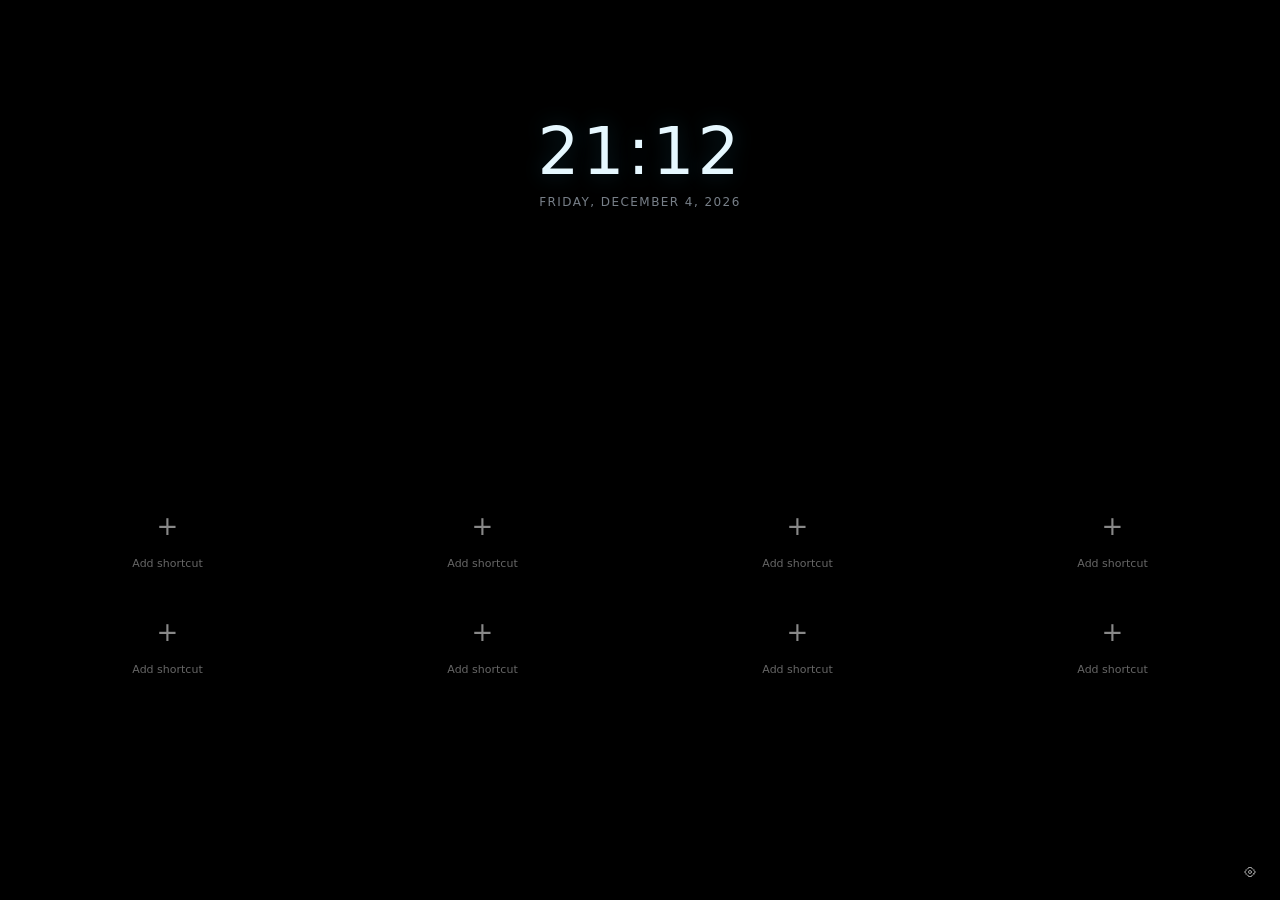
<file: index.html>
<!DOCTYPE html>
<html lang="en">
<head>
  <meta charset="UTF-8">
  <meta name="viewport" content="width=device-width, initial-scale=1">
  <meta name="theme-color" content="#000000">
  <meta name="application-version" content="2.2">
  <title>NTPure</title>
  <link rel="stylesheet" href="style.css?v=22settingsrebuild8">
  <script src="script.js?v=22settingsrebuild8" defer></script>
</head>
<body>
  <div id="wallpaper-layer" aria-hidden="true"></div>
  <main>
    <section class="clock-panel" id="clock-panel" aria-live="off">
      <div class="clock-time" id="clock-time"></div>
      <div class="clock-date" id="clock-date"></div>
    </section>

    <div id="edit-mode-bar" class="edit-mode-bar" hidden><span>Editing shortcuts — tap an icon to edit</span><button id="finish-editing" type="button">Done</button></div>
    <div class="shortcuts" id="shortcuts"></div>
    <button type="button" class="settings-handle-trigger" id="open-settings" aria-label="Open settings" aria-controls="settings-sheet" aria-expanded="false"><svg width="12" height="12" viewBox="0 0 24 24" fill="none" stroke="#A0A0A0" stroke-width="2" stroke-linecap="round" stroke-linejoin="round" aria-hidden="true"><circle cx="12" cy="12" r="3"/><path d="M19.4 15a1.65 1.65 0 0 0 .33 1.82l-1.91 1.91A1.65 1.65 0 0 0 16 18.4a1.65 1.65 0 0 0-1 1.51V21H9v-1.09A1.65 1.65 0 0 0 8 18.4a1.65 1.65 0 0 0-1.82.33l-1.91-1.91A1.65 1.65 0 0 0 4.6 15a1.65 1.65 0 0 0-1.51-1H2v-4h1.09A1.65 1.65 0 0 0 4.6 9a1.65 1.65 0 0 0-.33-1.82l1.91-1.91A1.65 1.65 0 0 0 8 5.6a1.65 1.65 0 0 0 1-1.51V3h6v1.09a1.65 1.65 0 0 0 1 1.51 1.65 1.65 0 0 0 1.82-.33l1.91 1.91A1.65 1.65 0 0 0 19.4 9a1.65 1.65 0 0 0 1.51 1H22v4h-1.09A1.65 1.65 0 0 0 19.4 15Z"/></svg></button>
  </main>


  <div class="sheet-backdrop" id="sheet-backdrop" hidden></div>
  <section class="settings-sheet" id="settings-sheet" role="dialog" aria-modal="true" aria-label="NTPure settings" aria-hidden="true" inert>
    <button class="sheet-close" id="close-settings" aria-label="Close settings">×</button>
    <iframe id="settings-frame" title="NTPure settings" src="settings.html?panel=1&v=22settingsrebuild8"></iframe>
  </section>
  <script src="sheet.js?v=22settingsrebuild8" defer></script>
  <div class="modal-overlay" id="modal" hidden>
    <section class="modal" role="dialog"
      aria-modal="true" aria-labelledby="modal-title">

      <div class="modal-header">
        <h2 id="modal-title">Add shortcut</h2>
        <button class="close-button" id="close-modal"
          aria-label="Close">×</button>
      </div>

      <form id="shortcut-form">
        <label for="site-name">Name</label>
        <input id="site-name" type="text"
          placeholder="Enter name" maxlength="30" required>

        <label for="site-url">Website URL</label>
        <input id="site-url" type="text"
          placeholder="Enter URL" inputmode="url" required>

        <label for="icon-source">Shortcut icon</label>
        <select id="icon-source" class="icon-source-native">
          <option value="favicon">Website favicon</option>
          <option value="upload">Upload image</option>
        </select>
        <div class="icon-source-picker" id="icon-source-picker">
          <button type="button" id="icon-source-trigger" aria-haspopup="listbox" aria-expanded="false">Website favicon</button>
          <div id="icon-source-menu" role="listbox" hidden>
            <button type="button" role="option" data-source="favicon" aria-selected="true">Website favicon</button>
            <button type="button" role="option" data-source="upload" aria-selected="false">Upload image</button>
          </div>
        </div>
        <div id="icon-upload-wrap" hidden>
          <label for="icon-upload">Choose an image (PNG, JPG or WebP)</label>
          <input id="icon-upload" type="file" accept="image/png,image/jpeg,image/webp">
          <small>Images are resized locally to 96 × 96 pixels for storage and backups.</small>
        </div>
        <div class="icon-preview-row"><span>Preview</span><img id="icon-preview" alt="Icon preview"></div>
        <p class="form-error" id="form-error"></p>

        <div class="modal-actions">
          <button type="button" class="remove-button"
            id="remove-shortcut" hidden>Remove</button>
          <button type="button" class="cancel-button"
            id="cancel-modal">Cancel</button>
          <button type="submit" class="save-button">Save</button>
        </div>
      </form>
    </section>
  </div>
</body>
</html>
</file>
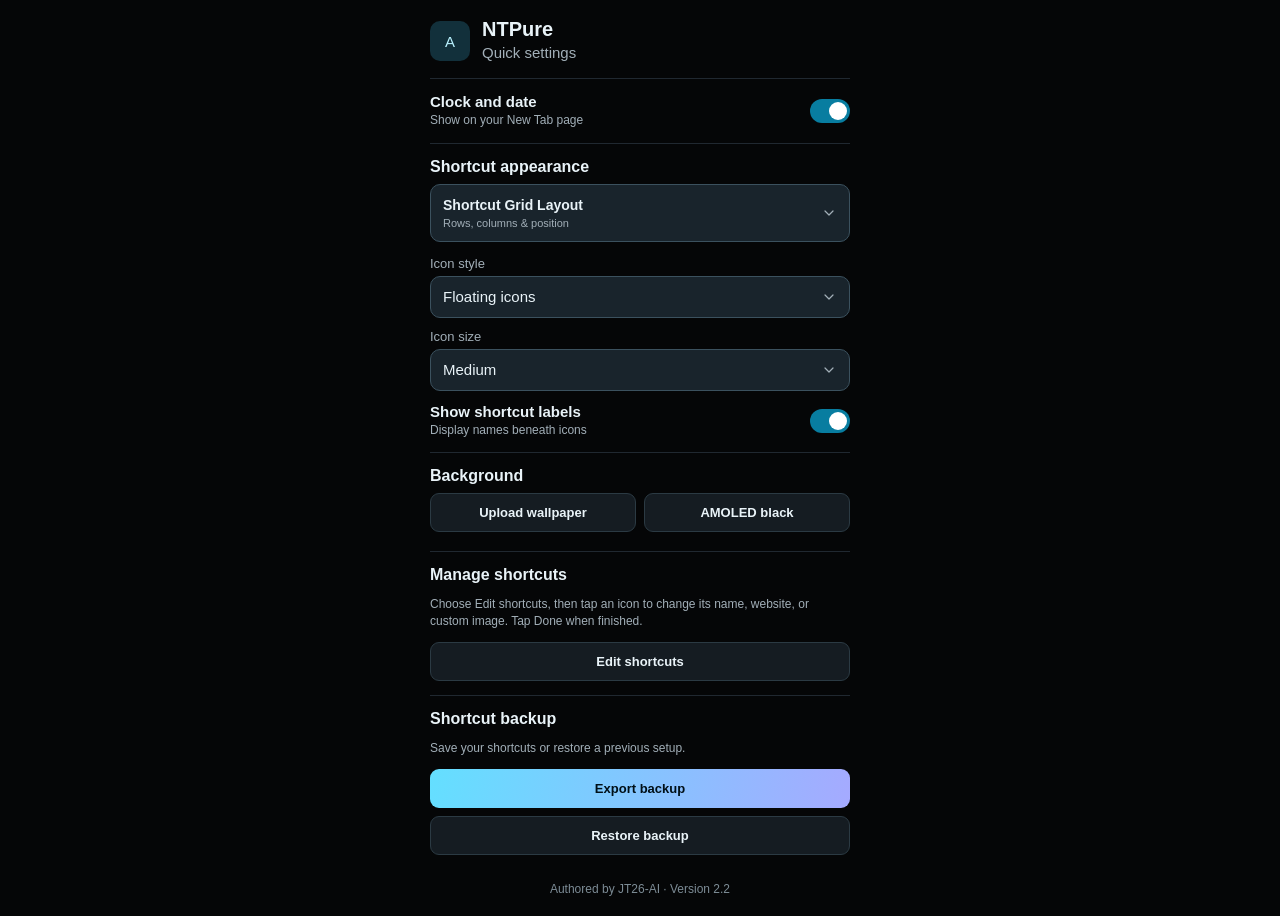
<file: settings.html>
<!DOCTYPE html><html lang="en"><head><meta charset="UTF-8"><meta name="viewport" content="width=device-width,initial-scale=1"><meta name="theme-color" content="#000000"><meta name="application-version" content="2.2"><title>NTPure settings</title><style>
:root{color-scheme:dark;--ink:#e9f3f8;--muted:#a2afb8;--panel:#131c23;--field:#19242c;--line:#3b515e;--accent:#64dfff}
*{box-sizing:border-box}
html,body{margin:0;background:#050607;color:var(--ink);font-family:Arial,sans-serif;-webkit-text-size-adjust:100%}
body{max-width:460px;margin:auto;padding:18px 20px;font-size:15px}
header{display:flex;gap:12px;align-items:center;padding-bottom:14px;border-bottom:1px solid #202830}
.brand-mark{width:40px;height:40px;display:grid;place-items:center;border-radius:10px;background:#12303b;color:#b9f2ff}
h1{font-size:20px;margin:0}header p{margin:3px 0;color:var(--muted)}
h2{font-size:16px;margin:0 0 8px}
section{padding:14px 0;border-bottom:1px solid #202830}
.setting-row{display:flex;justify-content:space-between;align-items:center;gap:12px}
.setting-row strong{display:block;font-size:15px}
small{display:block;color:var(--muted);font-size:12px;line-height:1.3;margin-top:3px}
.display-options>label{display:block;margin:11px 0 5px;color:var(--muted);font-size:13px}
button{font:inherit;cursor:pointer;touch-action:manipulation}
button:focus-visible,select:focus-visible,summary:focus-visible{outline:2px solid var(--accent);outline-offset:2px}
.switch{position:relative;flex:0 0 40px;width:40px;height:24px}
.switch input{position:absolute;inset:0;opacity:0;width:100%;height:100%;margin:0;z-index:1}
.switch span{position:absolute;inset:0;background:#343b42;border-radius:24px}
.switch span:before{content:"";position:absolute;top:3px;left:3px;width:18px;height:18px;border-radius:50%;background:#c4cbd0;transition:transform .16s}
.switch input:checked+span{background:#087da0}
.switch input:checked+span:before{background:white;transform:translateX(16px)}
/* All three chevrons are the SAME SVG element, inside their own full-width control. */
.dropdown-shell,.grid-layout-details summary{position:relative;width:100%;border:1px solid var(--line);border-radius:10px;background:var(--field)}
.dropdown-shell{height:42px}
.dropdown-shell select{appearance:none;-webkit-appearance:none;width:100%;height:100%;border:0;border-radius:inherit;background:transparent;color:var(--ink);font:inherit;padding:0 46px 0 12px;outline-offset:2px}
.dropdown-chevron{position:absolute;right:12px;top:50%;transform:translateY(-50%);width:16px;height:16px;fill:none;stroke:#a2afb8;stroke-width:1.8;stroke-linecap:round;stroke-linejoin:round;pointer-events:none}
.grid-layout-details{margin:8px 0 14px;border:0;background:transparent}
.grid-layout-details summary{display:flex;align-items:center;min-height:58px;padding:11px 46px 11px 12px;cursor:pointer;list-style:none}
.grid-layout-details summary::-webkit-details-marker{display:none}
.grid-heading b{font-size:14px;font-weight:600}
.grid-heading small{font-size:11px}
.grid-layout-details[open] summary{border-color:#506b79;border-radius:10px 10px 0 0}
.grid-layout-details[open] summary .dropdown-chevron{transform:translateY(-50%) rotate(180deg)}
.grid-layout-details[open] .grid-inner{border:1px solid var(--line);border-top:0;border-radius:0 0 10px 10px;background:var(--panel);padding:10px 12px 12px}
.grid-choice-label{font-size:12px;color:var(--muted);margin:8px 0 5px}
.grid-choice{display:grid;grid-template-columns:repeat(3,minmax(0,1fr));gap:7px}
.grid-choice-button{width:100%;min-width:0;min-height:35px;margin:0;padding:5px 2px;border:1px solid #34444d;border-radius:8px;background:#151c22;color:var(--ink);font-size:12px;font-weight:600}
.grid-choice-button[aria-pressed="true"]{border-color:var(--accent);background:#10313b;color:#b9f2ff}
.grid-position-title,.grid-position-ends{display:flex;justify-content:space-between;align-items:center;color:var(--muted);font-size:12px;margin-top:10px}
#grid-position,#wallpaper-darkness{width:100%;accent-color:var(--accent)}
.grid-position-ends{margin:0;font-size:11px}
.grid-layout-hint{margin-top:9px}
.labels-row{margin-top:12px}
.wallpaper-actions{display:grid;grid-template-columns:1fr 1fr;gap:8px}
.secondary,.primary,.wallpaper-upload-label{display:flex;align-items:center;justify-content:center;min-height:39px;width:100%;padding:7px;border:1px solid #2b3a43;border-radius:9px;background:#151c22;color:var(--ink);font-size:13px;font-weight:600;text-align:center}
.primary{border:0;background:linear-gradient(100deg,#64dfff,#a5aaff);color:#001018}
.wallpaper-upload-label{position:relative;overflow:hidden;cursor:pointer}
.wallpaper-upload-label input{position:absolute;inset:0;width:100%;height:100%;opacity:0;cursor:pointer}
.wallpaper-dim-label{display:flex;justify-content:space-between;color:var(--muted);margin-top:9px;font-size:12px}
#wallpaper-status,#status{font-size:12px;color:#8de5ad;margin:5px 0}
#status.error{color:#ff8989}
.shortcut-management p,.backup>p:not(#status){color:var(--muted);font-size:12px;line-height:1.4}
.backup{border:0}
.backup button{margin-top:8px}
footer{padding:8px 0 2px;text-align:center;color:#7d8c96;font-size:12px}
[hidden]{display:none!important}
/* Slide-up view: compact but uses exactly the same controls and arrow geometry. */
body.panel-mode{max-width:540px;padding:4px 15px 7px}
body.panel-mode header{display:none}
body.panel-mode section{padding:8px 0}
body.panel-mode h2{font-size:15px;margin:0 0 6px}
body.panel-mode .setting-row strong{font-size:15px}
body.panel-mode .dropdown-shell{height:38px}
body.panel-mode .grid-layout-details summary{min-height:53px}
body.panel-mode .shortcut-management p,body.panel-mode .backup>p:not(#status){display:none}
body.panel-mode .shortcut-management button{margin-top:5px}
body.panel-mode .backup button{display:inline-flex;width:calc(50% - 5px);margin-right:6px}
body.panel-mode .backup button+button{margin-right:0}
body.panel-mode footer{padding-top:5px}
</style><script>if(new URLSearchParams(location.search).has("panel"))document.addEventListener("DOMContentLoaded",()=>document.body.classList.add("panel-mode"));</script><script src="popup.js?v=22settingsrebuild8" defer></script><script src="settings-ui.js?v=22settingsrebuild8" defer></script><script src="wallpaper.js?v=22settingsrebuild8" defer></script></head><body>
  
  <header>
    <div class="brand-mark">A</div>
    <div><h1>NTPure</h1><p>Quick settings</p></div>
  </header>
  <section class="setting-row">
    <div><strong>Clock and date</strong><small>Show on your New Tab page</small></div>
    <label class="switch"><input id="show-clock" type="checkbox"><span></span></label>
  </section>
  <section class="display-options">
    <h2>Shortcut appearance</h2>
    <details class="grid-layout-details" id="grid-layout-details">
      <summary><span class="grid-heading"><b>Shortcut Grid Layout</b><small>Rows, columns &amp; position</small></span><svg class="dropdown-chevron" viewBox="0 0 24 24" aria-hidden="true" focusable="false"><path d="m6 9 6 6 6-6"/></svg></summary>
    <div class="grid-inner"><div class="grid-choice-label" id="grid-choice-label">Grid columns</div>
    <div class="grid-choice" role="group" aria-labelledby="grid-choice-label">
      <button type="button" class="grid-choice-button" data-columns="4" aria-pressed="true">4 columns</button>
      <button type="button" class="grid-choice-button" data-columns="5" aria-pressed="false">5 columns</button>
      <button type="button" class="grid-choice-button" data-columns="6" aria-pressed="false">6 columns</button>
    </div>
    <div class="grid-choice-label" id="grid-row-label">Grid rows</div>
    <div class="grid-choice" role="group" aria-labelledby="grid-row-label">
      <button type="button" class="grid-choice-button" data-rows="1" aria-pressed="false">1 row</button>
      <button type="button" class="grid-choice-button" data-rows="2" aria-pressed="true">2 rows</button>
      <button type="button" class="grid-choice-button" data-rows="3" aria-pressed="false">3 rows</button>
    </div>
    <div class="grid-position-title"><label for="grid-position">Vertical position</label><output id="grid-position-value">Centre</output></div>
    <input id="grid-position" type="range" min="25" max="80" step="1" value="66">
    <div class="grid-position-ends"><span>Higher</span><span>Lower</span></div>
    <small class="grid-layout-hint">Fewer rows hide extra shortcuts without deleting them.</small></div>
    </details>
    <label for="icon-style">Icon style</label>
    <div class="dropdown-shell"><select id="icon-style"><option value="floating">Floating icons</option><option value="tiles">Uniform rounded tiles</option><option value="glass">Smoked Glass</option></select><svg class="dropdown-chevron" viewBox="0 0 24 24" aria-hidden="true" focusable="false"><path d="m6 9 6 6 6-6"/></svg></div>
    <label for="icon-size">Icon size</label>
    <div class="dropdown-shell"><select id="icon-size"><option value="small">Small</option><option value="medium">Medium</option><option value="large">Large</option></select><svg class="dropdown-chevron" viewBox="0 0 24 24" aria-hidden="true" focusable="false"><path d="m6 9 6 6 6-6"/></svg></div>
    <div class="setting-row labels-row"><div><strong>Show shortcut labels</strong><small>Display names beneath icons</small></div><label class="switch"><input id="show-labels" type="checkbox"><span></span></label></div>
  </section>
  <section class="wallpaper-options">
    <h2>Background</h2>
    <div class="wallpaper-actions">
      <label id="upload-wallpaper" class="secondary wallpaper-upload-label">Upload wallpaper<input id="wallpaper-file" type="file" accept="image/png,image/jpeg,image/webp"></label>
      <button type="button" id="remove-wallpaper" class="secondary">AMOLED black</button>
    </div>

    <div id="wallpaper-controls" hidden>
      <div class="wallpaper-dim-label"><label for="wallpaper-darkness">Wallpaper darkness</label><output id="wallpaper-percent">35%</output></div>
      <input id="wallpaper-darkness" type="range" min="0" max="90" step="5" value="35">
    </div>
    <p id="wallpaper-status" role="status" aria-live="polite"></p>
  </section>
  <section class="shortcut-management">
    <h2>Manage shortcuts</h2>
    <p>Choose Edit shortcuts, then tap an icon to change its name, website, or custom image. Tap Done when finished.</p>
    <button type="button" id="edit-shortcuts" class="secondary">Edit shortcuts</button>
  </section>
  <section class="backup">
    <h2>Shortcut backup</h2>
    <p>Save your shortcuts or restore a previous setup.</p>
    <button id="export-backup" class="primary">Export backup</button>
    <button id="choose-backup" class="secondary">Restore backup</button>
    <input id="backup-file" type="file" accept="application/json,.json" hidden>
    <p id="status" role="status" aria-live="polite"></p>
  </section>
  <footer>Authored by JT26-AI · Version 2.2</footer>
</body></html>
</file>
<file: style.css>
* {
  box-sizing: border-box;
}

html, body {
  margin: 0;
  width: 100%;
  min-height: 100%;
  background: #000;
  color: #fff;
  font-family: system-ui, sans-serif;
}

body {
  min-height: 100vh;
  min-height: 100dvh;
}

main {
  min-height: 100vh;
  min-height: 100dvh;
}

.shortcuts {
  position: fixed;
  top: var(--grid-position, 66%);
  left: 0;
  transform: translateY(-50%);
  width: 100%;
  padding: 0 12px;
  display: grid;
  grid-template-columns: repeat(4, minmax(0, 1fr));
  justify-items: center;
  gap: 30px 4px;
  max-height: calc(100dvh - 85px);
  overflow-y: auto;
  scrollbar-width: none;
}

.slot {
  width: 100%;
  min-width: 0;
  min-height: 76px;
  display: flex;
  flex-direction: column;
  align-items: center;
  gap: 8px;
  color: #999;
  font-size: 11px;
  cursor: pointer;
  user-select: none;
  -webkit-tap-highlight-color: transparent;
  touch-action: none;
  -webkit-touch-callout: none;
}

.icon {
  width: 46px;
  height: 46px;
  flex-shrink: 0;
  border-radius: 15px;
  background: #171717;
  display: flex;
  align-items: center;
  justify-content: center;
  overflow: hidden;
}

.icon img {
  width: 26px;
  height: 26px;
  object-fit: contain;
}

.empty .icon {
  background: #090909;
  border: 1px dashed #444;
  color: #888;
  font-size: 26px;
  font-weight: 300;
}

.slot:active .icon {
  background: #252525;
}

.label {
  width: 100%;
  max-width: 76px;
  overflow: hidden;
  white-space: nowrap;
  text-overflow: ellipsis;
  text-align: center;
  font-size: 11px;
}

.empty .label {
  color: #666;
}

/* Add / edit modal */

.modal-overlay[hidden] {
  display: none;
}

.modal-overlay {
  position: fixed;
  inset: 0;
  z-index: 10;
  background: rgba(0, 0, 0, .78);
  display: flex;
  align-items: center;
  justify-content: center;
  padding: 20px;
  backdrop-filter: blur(6px);
}

.modal {
  width: 100%;
  max-width: 340px;
  padding: 23px;
  border-radius: 22px;
  background: #111;
  border: 1px solid #292929;
  box-shadow: 0 18px 60px rgba(0,0,0,.6);
}

.modal-header {
  display: flex;
  align-items: center;
  justify-content: space-between;
  margin-bottom: 25px;
}

.modal-header h2 {
  font-size: 19px;
  font-weight: 550;
  margin: 0;
  letter-spacing: -.3px;
}

.close-button {
  border: 0;
  background: #222;
  color: #aaa;
  width: 32px;
  height: 32px;
  border-radius: 50%;
  font-size: 21px;
  line-height: 1;
}

.modal label {
  display: block;
  color: #aaa;
  font-size: 12px;
  margin: 17px 0 8px;
}

.modal input {
  width: 100%;
  height: 48px;
  padding: 0 14px;
  background: #080808;
  border: 1px solid #303030;
  border-radius: 12px;
  color: #fff;
  font-size: 14px;
  outline: none;
}

.modal input:focus {
  border-color: #777;
}

.modal input::placeholder {
  color: #606060;
}

.modal-actions {
  display: flex;
  align-items: center;
  gap: 8px;
  margin-top: 25px;
}

.modal-actions button {
  height: 42px;
  padding: 0 13px;
  border-radius: 11px;
  border: 0;
  font-size: 12px;
  font-weight: 550;
}

.save-button {
  flex: 1;
  background: #fff;
  color: #000;
}

.cancel-button {
  background: #252525;
  color: #ddd;
}

.remove-button {
  background: #351818;
  color: #ff8888;
}

.form-error {
  color: #ff8888;
  font-size: 12px;
  min-height: 0;
  margin: 8px 0 0;
}

.form-error:empty {
  display: none;
}


/* Shortcut drag-and-drop feedback */
.slot[draggable="true"] {
  cursor: grab;
}
.slot.dragging {
  position: relative;
  z-index: 5;
  opacity: .88;
  cursor: grabbing;
  will-change: transform;
  filter: drop-shadow(0 8px 10px rgba(255,255,255,.10));
}
.slot.slot-displaced {
  transition: transform 190ms cubic-bezier(.2,.7,.2,1);
  will-change: transform;
}
@media (prefers-reduced-motion: reduce) {
  .slot.slot-displaced { transition: none; }
}
.slot.drag-over .icon {
  outline: 2px solid #39cfff;
  outline-offset: 5px;
  box-shadow: 0 0 18px rgba(57, 207, 255, .28);
}


/* Optional clock and date */
.clock-panel {
  position: fixed;
  top: 13%;
  left: 0;
  width: 100%;
  padding: 0 16px;
  text-align: center;
  pointer-events: none;
  transition: opacity .2s ease;
}
.clock-panel[hidden] { display: none; }
.clock-time {
  color: #e6f8ff;
  font-size: clamp(38px, 7vw, 66px);
  line-height: 1.05;
  font-weight: 300;
  letter-spacing: .045em;
  text-shadow: 0 0 22px rgba(57, 207, 255, .18);
  font-variant-numeric: tabular-nums;
}
.clock-date {
  margin-top: 9px;
  color: #777f88;
  font-size: 12px;
  letter-spacing: .12em;
  text-transform: uppercase;
}
@media (max-height: 620px) {
  .clock-panel { top: 7%; }
  .clock-time { font-size: 38px; }
  .shortcuts { top: 68%; gap: 18px 4px; }
}

/* Touch-compatible shortcut repositioning */
.slot { touch-action: none; -webkit-user-select: none; user-select: none; -webkit-touch-callout: none; }
.slot.drag-ready .icon { outline: 2px solid #777; outline-offset: 5px; }
.slot.dragging { opacity: .55; }

/* v1.1 configurable shortcut layout; default retains the v1.0 appearance */
.shortcuts { grid-template-columns:repeat(var(--grid-columns,4),minmax(0,1fr)); }
.shortcuts[data-icon-size="small"] .icon { width:38px; height:38px; border-radius:12px; }
.shortcuts[data-icon-size="small"] .icon img { width:22px; height:22px; }
.shortcuts[data-icon-size="large"] .icon { width:56px; height:56px; border-radius:17px; }
.shortcuts[data-icon-size="large"] .icon img { width:34px; height:34px; }
.shortcuts.hide-labels .label { display:none; }
.shortcuts.hide-labels .slot { min-height:60px; }

/* v2.0: restrained tactile feedback while an item is being dragged. */
.slot.dragging .icon { transform: scale(1.05); transition: transform 140ms ease-out; }
@media (prefers-reduced-motion: reduce) { .slot.dragging .icon { transform: none; transition: none; } }

/* Web-only unobtrusive settings access */
.settings-link {position:fixed;bottom:14px;right:16px;color:#666;text-decoration:none;font:12px system-ui,sans-serif;padding:10px;z-index:8;}
.settings-link:focus-visible,.settings-link:hover {color:#eee;}

/* v2.1.1 minimalist visual refinements */
.shortcuts .icon, .shortcuts .empty .icon { background:transparent; border:0; }
.slot:active .icon { background:transparent; }
.settings-link { display:flex;align-items:center;justify-content:center;width:38px;height:38px;padding:0;bottom:10px;right:12px;color:#777; }
.settings-link svg { display:block; }
.settings-link:focus-visible { outline:2px solid #888;outline-offset:2px;border-radius:8px; }

/* v2.1.3: compact slide-up settings panel */
.settings-link {appearance:none;background:none;border:0;cursor:pointer;touch-action:manipulation;}
.sheet-backdrop {position:fixed;inset:0;background:rgba(0,0,0,.64);z-index:40;}
.sheet-backdrop[hidden] {display:none;}
.settings-sheet {position:fixed;left:0;right:0;bottom:0;height:min(84dvh,720px);height:min(84vh,720px);background:#050607;border-radius:20px 20px 0 0;border-top:1px solid #25313a;z-index:41;transform:translateY(105%);transition:transform .24s ease;box-shadow:0 -12px 36px #0009;overflow:hidden;}
.settings-sheet.is-open {transform:translateY(0);}
.sheet-handle-zone {position:absolute;left:0;right:0;top:0;height:32px;z-index:2;touch-action:pan-y;display:flex;justify-content:center;align-items:flex-start;padding-top:10px;}
.sheet-handle {width:38px;height:4px;border-radius:6px;background:#65717b;}
.sheet-close {position:absolute;top:11px;right:14px;z-index:3;background:transparent;color:#9aaab5;border:0;font-size:26px;width:42px;height:42px;cursor:pointer;}
.settings-sheet iframe {display:block;width:100%;height:100%;border:0;background:#050607;}
@media(prefers-reduced-motion:reduce){.settings-sheet{transition:none;}}

/* v2.1.4: discreet bottom-centre handle and genuinely compact settings sheet */
.settings-handle-trigger {position:fixed;bottom:0;left:50%;transform:translateX(-50%);width:92px;height:42px;display:flex;align-items:center;justify-content:center;z-index:8;background:transparent;border:0;padding:0;cursor:pointer;touch-action:pan-y;}
.handle-bar {display:block;width:34px;height:4px;background:#60676d;border-radius:999px;}
.settings-handle-trigger:focus-visible {outline:2px solid #888;outline-offset:-3px;border-radius:10px;}
.settings-sheet {height:min(62dvh,540px);height:min(62vh,540px);border-radius:22px 22px 0 0;}
.settings-sheet iframe {height:calc(100% - 34px);margin-top:34px;}
.sheet-close {top:2px;right:12px;width:34px;height:34px;font-size:22px;}
.sheet-handle-zone {height:34px;padding-top:13px;}
@media(max-height:650px){.settings-sheet{height:72vh;}}

/* v2.1.5: small, discreet dot in the former cog position */
.settings-handle-trigger { position:fixed !important; top:auto !important; left:auto !important; right:9px !important; bottom:7px !important; transform:none !important; width:42px !important; height:42px !important; border:0 !important; border-radius:50%; z-index:35 !important; background:transparent !important; }
.handle-dot { display:block; width:6px; height:6px; border-radius:50%; background:#777; }
.settings-handle-trigger:active .handle-dot {background:#bbb;}
/* Panel content scrolls within the available height, including on smaller phones */
.settings-sheet {position:fixed !important; top:auto !important; left:0 !important; right:0 !important; bottom:0 !important; width:100% !important; height:min(78dvh,650px) !important; max-height:calc(100dvh - 32px) !important; box-sizing:border-box; transform:translate3d(0,110%,0); }
.settings-sheet.is-open {transform:translate3d(0,0,0);}
.settings-sheet iframe {display:block; width:100%; height:calc(100% - 38px); margin-top:38px; overflow:auto; }
.sheet-handle-zone {height:38px;}
@media(max-height:650px){.settings-sheet{height:min(88dvh,650px) !important;}}

/* v2.1.6: small cog, no swipe gesture or panel drag handle */
.settings-handle-trigger {right:9px !important;bottom:7px !important;display:flex;align-items:center;justify-content:center;color:#777 !important;touch-action:manipulation !important;}
.settings-handle-trigger svg {display:block;flex:none;}
.sheet-handle-zone,.sheet-handle {display:none !important;}
.settings-sheet iframe {margin-top:38px;height:calc(100% - 38px);}
.sheet-close {top:2px;right:12px;}

/* v2.1.8: ensure 12px cog remains visible against AMOLED black */
.settings-handle-trigger svg { color:#a0a0a0 !important; stroke:#a0a0a0 !important; width:12px; height:12px; }

/* v2.0.2: selectable icon treatments, with existing borderless style as default. */
.shortcuts[data-icon-style="floating"] .slot:not(.empty) .icon {background:transparent;border:0;border-radius:16px;}
.shortcuts[data-icon-style="tiles"] .slot:not(.empty) .icon {background:#202126;border:1px solid #35363a;border-radius:16px;}

/* Icons remain centred in consistently sized touch targets in all modes. */
.shortcuts[data-icon-style] .icon {display:flex;align-items:center;justify-content:center;}

/* v2.0.2: original smoked-glass spheres; no third-party icon artwork. */
.shortcuts[data-icon-style="glass"] .slot:not(.empty) .icon {
  position:relative;
  isolation:isolate;
  overflow:hidden;
  border-radius:50%;
  border:1px solid rgba(222,231,242,.45);
  background:
    radial-gradient(ellipse at 29% 20%,rgba(255,255,255,.55) 0%,rgba(255,255,255,.10) 19%,transparent 43%),
    radial-gradient(ellipse at 72% 82%,rgba(148,170,190,.33),transparent 49%),
    conic-gradient(from 35deg at 50% 50%,#222a32,#65717b 15%,#171a20 31%,#4a545f 46%,#15181d 62%,#67717b 82%,#222a32);
  box-shadow:inset 0 0 0 2px rgba(255,255,255,.13),inset 0 -5px 8px rgba(0,0,0,.72),0 2px 5px rgba(0,0,0,.5);
}
.shortcuts[data-icon-style="glass"] .slot:not(.empty) .icon::before {
  content:"";position:absolute;inset:3px;border-radius:50%;pointer-events:none;z-index:2;
  background:linear-gradient(142deg,rgba(255,255,255,.42),transparent 35%,transparent 65%,rgba(255,255,255,.14));
  box-shadow:inset 2px 3px 4px rgba(255,255,255,.17),inset -3px -3px 5px rgba(0,0,0,.46);
}
.shortcuts[data-icon-style="glass"] .slot:not(.empty) .icon::after {
  content:"";position:absolute;left:16%;top:8%;width:62%;height:27%;z-index:3;pointer-events:none;
  border-radius:50%;transform:rotate(-18deg);
  background:linear-gradient(to bottom,rgba(255,255,255,.47),rgba(255,255,255,0));
}
.shortcuts[data-icon-style="glass"] .slot:not(.empty) .icon img {position:relative;z-index:1;filter:drop-shadow(0 1px 2px rgba(0,0,0,.7));}

/* v2.0.1: more dimensional smoked-glass spheres */
.shortcuts[data-icon-style="glass"] .slot:not(.empty) .icon {
  border-color:rgba(239,245,255,.64);
  box-shadow:inset 1px 2px 3px rgba(255,255,255,.48),inset -4px -7px 10px rgba(0,0,0,.83),inset 0 0 0 2px rgba(255,255,255,.12),0 3px 7px rgba(0,0,0,.64),0 0 3px rgba(195,210,230,.20);
}
.shortcuts[data-icon-style="glass"] .slot:not(.empty) .icon::after {
  background:linear-gradient(to bottom,rgba(255,255,255,.72),rgba(255,255,255,.12) 58%,transparent);
}
.modal select {width:100%;background:#171717;color:#eee;border:1px solid #393939;border-radius:8px;padding:11px;margin:5px 0 12px;}
#icon-upload-wrap[hidden],#icon-url-wrap[hidden],#icon-preview[hidden] {display:none!important;}
#icon-upload-wrap small {display:block;color:#aaa;margin:5px 0 12px;}
.icon-preview-row {display:flex;align-items:center;gap:14px;color:#aaa;font-size:13px;margin:3px 0 12px;}
.icon-preview-row img {height:48px;width:48px;object-fit:contain;border-radius:50%;background:#202020;}

/* v2.0.2: shortcut editing mode */
.edit-mode-bar[hidden] { display:none !important; }
.edit-mode-bar { display:flex; align-items:center; justify-content:center; gap:12px; padding:10px 14px; color:#d0d0d0; font-size:12px; }
.edit-mode-bar button { border:1px solid #666; border-radius:12px; padding:7px 14px; background:#242424; color:#fff; font:inherit; cursor:pointer; }
/* Highlight the icon itself, not the full-width grid cell. */
.shortcut-edit-mode .slot:not(.empty) { outline:none; }
.shortcut-edit-mode .slot:not(.empty) .icon { outline:1px dashed #8a8a8a; outline-offset:5px; }
.shortcut-edit-mode .shortcuts[data-icon-style="glass"] .slot:not(.empty) .icon { border-radius:50%; }
.shortcut-edit-mode .slot:not(.empty) { cursor:pointer; }

.shortcut-edit-mode .slot { touch-action:manipulation; }

/* v2.0.2: taller settings sheet to show more options without extra scrolling. */
.settings-sheet { height: min(94dvh, 980px) !important; max-height: calc(100dvh - 10px) !important; }
@media (max-height: 650px) { .settings-sheet {height: calc(100dvh - 8px) !important;} }

/* v2.0.2 mobile settings and drag repair */
.settings-sheet {height:calc(100dvh - 8px) !important;max-height:calc(100dvh - 8px) !important;}
.slot {touch-action:none !important;-webkit-user-select:none;user-select:none;}
.slot.drag-ready,.slot.dragging {z-index:12;position:relative;}

/* Compact content-sized slide-up panel. Inline height is set by measured iframe content. */
.settings-sheet {height:min(74dvh,650px) !important;max-height:calc(100dvh - 16px) !important;transition:transform .24s ease,height .16s ease;}
.settings-sheet iframe {margin-top:38px;height:calc(100% - 38px);}
@media(max-height:650px){.settings-sheet{height:min(85dvh,650px) !important;}}

/* v2.1 wallpaper is behind all controls, shortcuts and dialogs. */
#wallpaper-layer {position:fixed;inset:0;z-index:0;pointer-events:none;background-position:center;background-size:cover;background-repeat:no-repeat;}
main {position:relative;z-index:1;}

/* Allow the sheet to expand slightly more while retaining a scrollable iframe on short screens. */
.settings-sheet {max-height:calc(100dvh - 8px) !important;}
.settings-sheet iframe {overflow-y:auto;}

/* v2.1: maximise available settings space while keeping native page scrolling. */
.settings-sheet {max-height:calc(100dvh - 2px) !important;}
.settings-sheet iframe {margin-top:32px !important;height:calc(100% - 32px) !important;}
.sheet-close {top:0 !important;}

/* v2.1: sheet follows the actual content height instead of a fixed tall minimum. */
.settings-sheet {height:min(var(--ntpam-sheet-height, 650px), calc(100dvh - 2px)) !important;max-height:calc(100dvh - 2px) !important;}
.settings-sheet iframe {margin-top:32px !important;height:calc(100% - 32px) !important;}

/* Keep edit-mode guidance immediately above the actual shortcut grid. */
.edit-mode-bar {
  position:fixed;
  top:50%;
  left:50%;
  transform:translateX(-50%);
  width:max-content;
  max-width:calc(100vw - 20px);
  z-index:4;
  padding:5px 9px;
  gap:8px;
  border-radius:12px;
  background:rgba(13,16,18,.90);
  font-size:12px;
  line-height:1.2;
}
.edit-mode-bar button {padding:5px 11px;white-space:nowrap;}
@media(max-width:380px){.edit-mode-bar{font-size:11px;gap:6px;padding:4px 6px;}}

/* Edit prompt anchored to the first row, not the top of the viewport. */
body.shortcut-edit-mode #edit-mode-bar {
  position:fixed !important;
  top:var(--edit-prompt-top, 46dvh) !important;
  bottom:auto !important;
  left:50% !important;
  right:auto !important;
  transform:translateX(-50%) !important;
  margin:0 !important;
  white-space:nowrap;
}

/* v2.2: wallpaper dimming uses an independent composited overlay. */
#wallpaper-layer::after {content:"";position:absolute;inset:0;background:#000;opacity:var(--wallpaper-darkness,0.35);pointer-events:none;}
#wallpaper-layer:not(.has-wallpaper)::after {opacity:0;}

/* Compact in-app icon dropdown, matching the settings panel. */
.icon-source-native {position:absolute!important;width:1px!important;height:1px!important;opacity:0!important;pointer-events:none!important;}
.icon-source-picker {position:relative;margin:5px 0 12px;}
#icon-source-trigger {font-size:13px!important;width:100%;min-height:38px;display:flex;align-items:center;justify-content:space-between;text-align:left;background:#151c22;color:#e9f3f8;border:1px solid #2b3a43;border-radius:10px;padding:0 12px;font:inherit;}
#icon-source-trigger::after {content:"⌄";color:#a2afb8;font-size:18px;}
#icon-source-menu {position:absolute;z-index:100;top:calc(100% + 4px);left:0;right:0;padding:4px;background:#10161b;border:1px solid #33434d;border-radius:10px;box-shadow:0 10px 25px #000b;}
#icon-source-menu[hidden] {display:none!important;}
#icon-source-menu button {display:block;width:100%;min-height:36px;text-align:left;padding:0 10px;border:0;border-radius:7px;background:transparent;color:#e9f3f8;font-size:13px;font-weight:400;}
#icon-source-menu button[aria-selected="true"] {background:#10313b;color:#b9f2ff;}

/* Use a real image element instead of a long CSS data URL for Android compatibility. */
#wallpaper-layer {overflow:hidden;}
#wallpaper-image {display:block;position:absolute;inset:0;width:100%;height:100%;object-fit:cover;object-position:center;}
#wallpaper-image[hidden] {display:none!important;}

/* v2.2-layer7: wallpaper must paint ABOVE the opaque page canvas,
   but BELOW all shortcut and dialog controls. */
html, body { background-color: #000; }
#wallpaper-layer { position: fixed !important; inset: 0 !important; z-index: 1 !important; display: block !important; visibility: visible !important; opacity: 1 !important; background-color: transparent !important; isolation: isolate; }
#wallpaper-image { position: absolute !important; inset: 0 !important; z-index: 0 !important; width: 100% !important; height: 100% !important; object-fit: cover !important; opacity: 1 !important; visibility: visible !important; }
#wallpaper-layer::after { z-index: 1; }
main { position: relative; z-index: 2; background: transparent !important; }

/* Build restore8: return to v2.1 CSS wallpaper, with no image or pseudo overlay. */
#wallpaper-layer {position:fixed!important;inset:0!important;z-index:1!important;display:block!important;visibility:visible!important;opacity:1!important;background-color:transparent!important;background-position:center!important;background-size:cover!important;background-repeat:no-repeat!important;isolation:auto!important;}
#wallpaper-layer::after {content:none!important;display:none!important;}
main {position:relative!important;z-index:2!important;background:transparent!important;}

/* Render Fix 10: independent native IMG element, no CSS background data URLs. */
#wallpaper-layer {position:fixed!important;inset:0!important;width:100%!important;height:100%!important;z-index:1!important;display:block!important;overflow:hidden!important;pointer-events:none!important;background:none!important;isolation:auto!important;}
#wallpaper-layer::before,#wallpaper-layer::after {content:none!important;display:none!important;}
#ntpure-wallpaper-photo {position:absolute!important;inset:0!important;width:100%!important;height:100%!important;object-fit:cover!important;object-position:center!important;display:block;opacity:1!important;visibility:visible!important;z-index:0!important;}
#ntpure-wallpaper-shade {position:absolute!important;inset:0!important;z-index:1!important;pointer-events:none!important;}
body > main {position:relative!important;z-index:2!important;background:transparent!important;}
</file>
